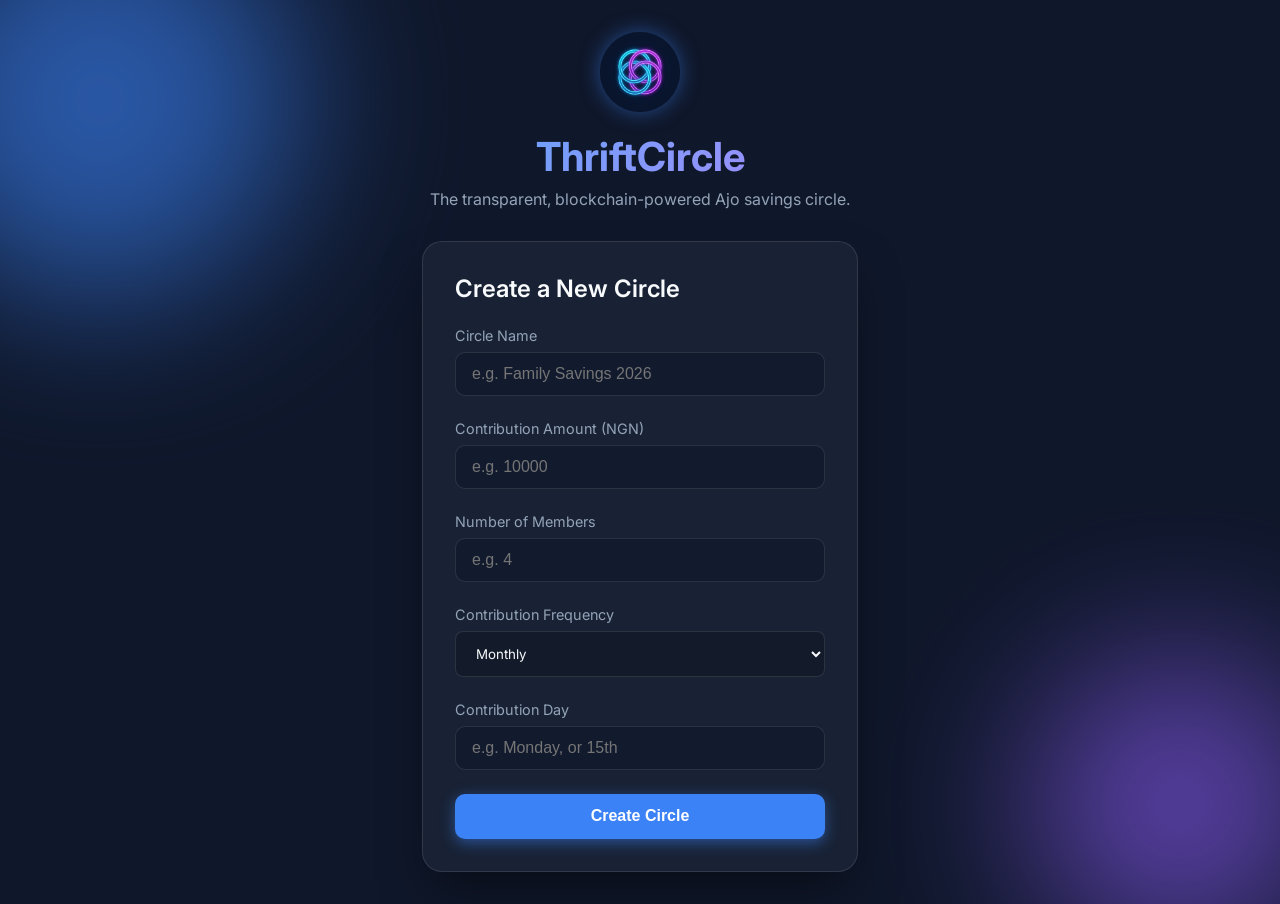
<file: templates/index.html>
<!DOCTYPE html>
<html lang="en">
<head>
    <meta charset="UTF-8">
    <meta name="viewport" content="width=device-width, initial-scale=1.0">
    <title>ThriftCircle | Digitize Savings Circles</title>
    <link href="https://fonts.googleapis.com/css2?family=Inter:wght@400;500;600;700&display=swap" rel="stylesheet">
    <link rel="stylesheet" href="/static/style.css">
</head>
<body>
    <div class="background-effects">
        <div class="glow-orb orb-1"></div>
        <div class="glow-orb orb-2"></div>
    </div>

    <div class="container">
        <header class="hero">
            <img src="/static/logo.png" alt="ThriftCircle Logo" style="width: 80px; height: 80px; margin-bottom: 1rem; border-radius: 50%; box-shadow: 0 0 20px rgba(59, 130, 246, 0.5);">
            <h1>ThriftCircle</h1>
            <p>The transparent, blockchain-powered Ajo savings circle.</p>
        </header>

        <main class="glass-panel">
            <h2>Create a New Circle</h2>
            <form id="create-circle-form">
                <div class="input-group">
                    <label for="name">Circle Name</label>
                    <input type="text" id="name" name="name" placeholder="e.g. Family Savings 2026" required>
                </div>
                
                <div class="input-group">
                    <label for="amount">Contribution Amount (NGN)</label>
                    <input type="number" id="amount" name="amount" placeholder="e.g. 10000" min="1000" required>
                </div>
                
                <div class="input-group">
                    <label for="members">Number of Members</label>
                    <input type="number" id="members" name="members" placeholder="e.g. 4" min="2" max="12" required>
                </div>

                <div class="input-group">
                    <label for="frequency">Contribution Frequency</label>
                    <select id="frequency" name="frequency" required style="width: 100%; padding: 0.8rem 1rem; background: rgba(0, 0, 0, 0.2); border: 1px solid var(--panel-border); border-radius: 8px; color: var(--text-main); font-family: 'Inter', sans-serif;">
                        <option value="Daily">Daily</option>
                        <option value="Weekly">Weekly</option>
                        <option value="Bi-weekly">Bi-weekly</option>
                        <option value="Monthly" selected>Monthly</option>
                    </select>
                </div>

                <div class="input-group" id="contribution_day_group">
                    <label for="contribution_day">Contribution Day</label>
                    <input type="text" id="contribution_day" name="contribution_day" placeholder="e.g. Monday, or 15th" required>
                </div>

                <button type="submit" class="btn-primary" id="submit-btn">Create Circle</button>
            </form>

            <div id="result-container" class="hidden">
                <h3>Circle Created Successfully!</h3>
                <p>Share this invite link with your members:</p>
                <div class="invite-link-box">
                    <input type="text" id="invite-link" readonly>
                    <button id="copy-btn" class="btn-secondary">Copy</button>
                </div>
            </div>
        </main>
    </div>

    <script src="/static/app.js"></script>
</body>
</html>
</file>
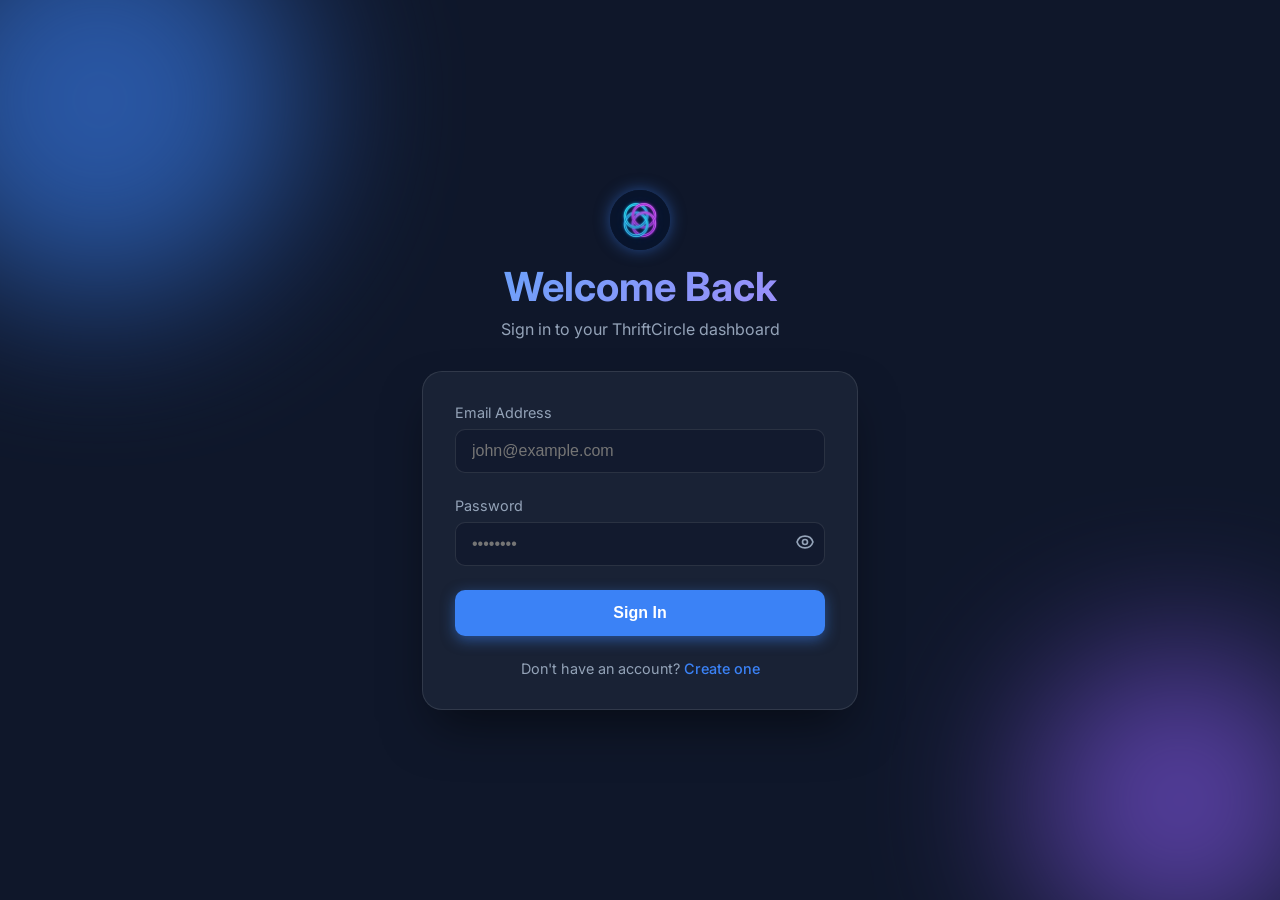
<file: templates/login.html>
<!DOCTYPE html>
<html lang="en">
<head>
    <meta charset="UTF-8">
    <meta name="viewport" content="width=device-width, initial-scale=1.0">
    <title>Login - ThriftCircle</title>
    <link href="https://fonts.googleapis.com/css2?family=Inter:wght@400;500;600;700&display=swap" rel="stylesheet">
    <link rel="stylesheet" href="/static/style.css">
    <style>
        .auth-link {
            text-align: center;
            margin-top: 1.5rem;
            font-size: 0.9rem;
            color: var(--text-muted);
        }
        .auth-link a {
            color: var(--primary);
            text-decoration: none;
            font-weight: 500;
        }
        .auth-link a:hover {
            text-decoration: underline;
        }
    </style>
</head>
<body>
    <div class="background-effects">
        <div class="glow-orb orb-1"></div>
        <div class="glow-orb orb-2"></div>
    </div>
    
    <div class="container">
        <div class="hero">
            <img src="/static/logo.png" alt="ThriftCircle Logo" style="width: 60px; height: 60px; margin-bottom: 0.5rem; border-radius: 50%; box-shadow: 0 0 15px rgba(59, 130, 246, 0.5);">
            <h1>Welcome Back</h1>
            <p>Sign in to your ThriftCircle dashboard</p>
        </div>
        
        <div class="glass-panel">
            <div id="error-message" style="display: none; background: rgba(239, 68, 68, 0.2); color: #ef4444; padding: 1rem; border-radius: 8px; margin-bottom: 1rem; border: 1px solid rgba(239, 68, 68, 0.5);"></div>
            <form id="loginForm">
                <div class="input-group">
                    <label for="email">Email Address</label>
                    <input type="email" id="email" required placeholder="john@example.com">
                </div>
                
                <div class="input-group">
                    <label for="password">Password</label>
                    <div style="position: relative;">
                        <input type="password" id="password" required placeholder="••••••••" style="width: 100%; padding-right: 40px;">
                        <span id="togglePassword" style="position: absolute; right: 10px; top: 50%; transform: translateY(-50%); cursor: pointer; color: var(--text-muted);" title="Toggle Password Visibility">
                            <svg xmlns="http://www.w3.org/2000/svg" width="20" height="20" fill="none" viewBox="0 0 24 24" stroke="currentColor">
                                <path stroke-linecap="round" stroke-linejoin="round" stroke-width="2" d="M15 12a3 3 0 11-6 0 3 3 0 016 0z" />
                                <path stroke-linecap="round" stroke-linejoin="round" stroke-width="2" d="M2.458 12C3.732 7.943 7.523 5 12 5c4.478 0 8.268 2.943 9.542 7-1.274 4.057-5.064 7-9.542 7-4.477 0-8.268-2.943-9.542-7z" />
                            </svg>
                        </span>
                    </div>
                </div>
                
                <button type="submit" class="btn-primary" id="submitBtn">Sign In</button>
            </form>
            <div class="auth-link">
                Don't have an account? <a href="/register">Create one</a>
            </div>
        </div>
    </div>
    
    <script>
        document.getElementById('togglePassword').addEventListener('click', function (e) {
            const password = document.getElementById('password');
            const type = password.getAttribute('type') === 'password' ? 'text' : 'password';
            password.setAttribute('type', type);
        });

        document.getElementById('loginForm').addEventListener('submit', async (e) => {
            e.preventDefault();
            const btn = document.getElementById('submitBtn');
            const errorDiv = document.getElementById('error-message');
            
            btn.innerText = 'Signing in...';
            btn.disabled = true;
            errorDiv.style.display = 'none';
            
            const data = {
                email: document.getElementById('email').value,
                password: document.getElementById('password').value
            };
            
            try {
                const res = await fetch('/api/auth/login', {
                    method: 'POST',
                    headers: { 'Content-Type': 'application/json' },
                    body: JSON.stringify(data)
                });
                
                if (res.ok) {
                    window.location.href = '/dashboard';
                } else {
                    const error = await res.json();
                    errorDiv.innerText = error.detail || 'Login failed';
                    errorDiv.style.display = 'block';
                    btn.innerText = 'Sign In';
                    btn.disabled = false;
                }
            } catch (err) {
                errorDiv.innerText = 'Network error occurred';
                errorDiv.style.display = 'block';
                btn.innerText = 'Sign In';
                btn.disabled = false;
            }
        });
    </script>
</body>
</html>
</file>
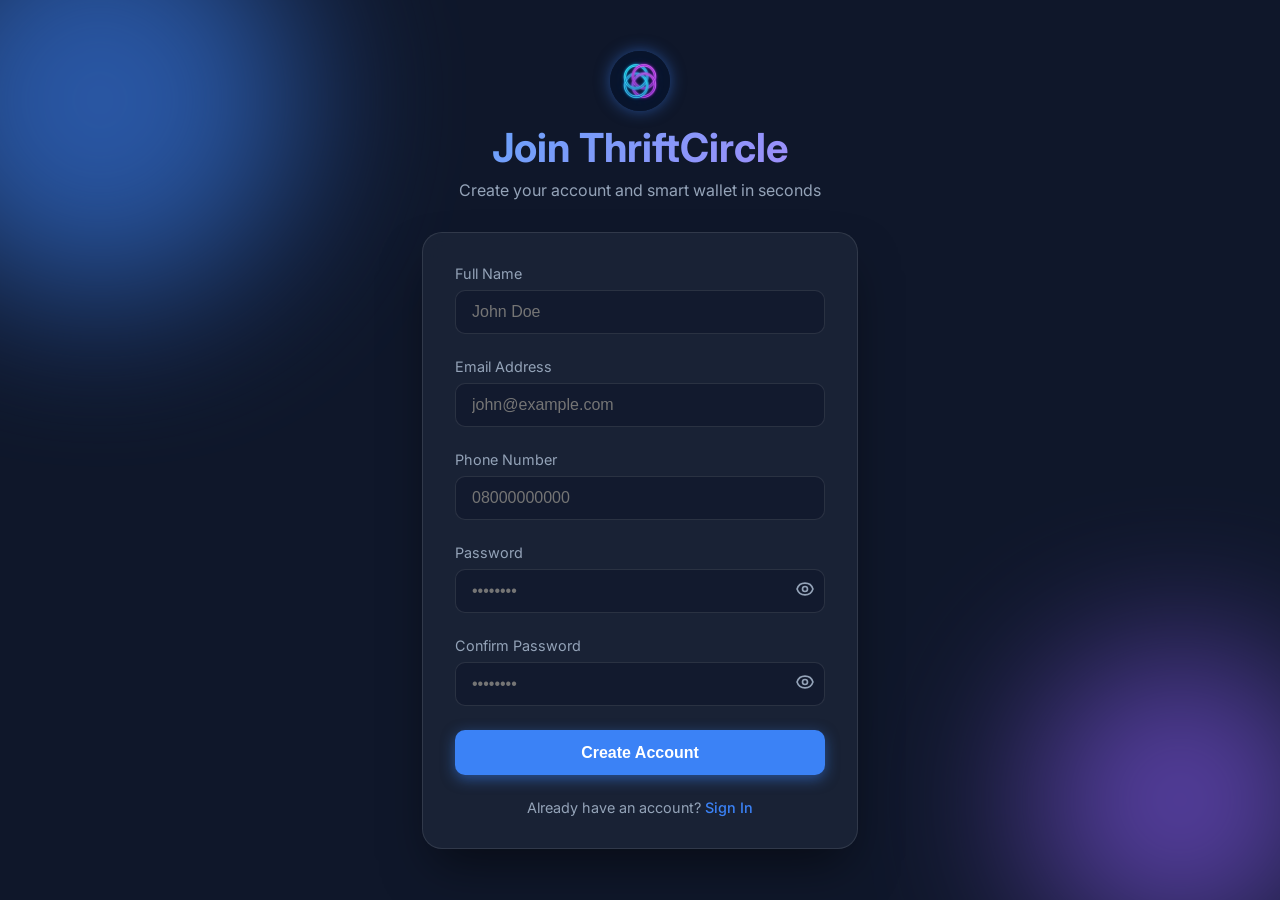
<file: templates/register.html>
<!DOCTYPE html>
<html lang="en">
<head>
    <meta charset="UTF-8">
    <meta name="viewport" content="width=device-width, initial-scale=1.0">
    <title>Register - ThriftCircle</title>
    <link href="https://fonts.googleapis.com/css2?family=Inter:wght@400;500;600;700&display=swap" rel="stylesheet">
    <link rel="stylesheet" href="/static/style.css">
    <style>
        .auth-link {
            text-align: center;
            margin-top: 1.5rem;
            font-size: 0.9rem;
            color: var(--text-muted);
        }
        .auth-link a {
            color: var(--primary);
            text-decoration: none;
            font-weight: 500;
        }
        .auth-link a:hover {
            text-decoration: underline;
        }
    </style>
</head>
<body>
    <div class="background-effects">
        <div class="glow-orb orb-1"></div>
        <div class="glow-orb orb-2"></div>
    </div>
    
    <div class="container">
        <div class="hero">
            <img src="/static/logo.png" alt="ThriftCircle Logo" style="width: 60px; height: 60px; margin-bottom: 0.5rem; border-radius: 50%; box-shadow: 0 0 15px rgba(59, 130, 246, 0.5);">
            <h1>Join ThriftCircle</h1>
            <p>Create your account and smart wallet in seconds</p>
        </div>
        
        <div class="glass-panel">
            <div id="error-message" style="display: none; background: rgba(239, 68, 68, 0.2); color: #ef4444; padding: 1rem; border-radius: 8px; margin-bottom: 1rem; border: 1px solid rgba(239, 68, 68, 0.5);"></div>
            <form id="registerForm">
                <div class="input-group">
                    <label for="name">Full Name</label>
                    <input type="text" id="name" required placeholder="John Doe">
                </div>
                
                <div class="input-group">
                    <label for="email">Email Address</label>
                    <input type="email" id="email" required placeholder="john@example.com">
                </div>
                
                <div class="input-group">
                    <label for="phone">Phone Number</label>
                    <input type="tel" id="phone" required placeholder="08000000000">
                </div>
                
                <div class="input-group">
                    <label for="password">Password</label>
                    <div style="position: relative;">
                        <input type="password" id="password" required placeholder="••••••••" style="width: 100%; padding-right: 40px;">
                        <span class="toggle-password" data-target="password" style="position: absolute; right: 10px; top: 50%; transform: translateY(-50%); cursor: pointer; color: var(--text-muted);" title="Toggle Password Visibility">
                            <svg xmlns="http://www.w3.org/2000/svg" width="20" height="20" fill="none" viewBox="0 0 24 24" stroke="currentColor">
                                <path stroke-linecap="round" stroke-linejoin="round" stroke-width="2" d="M15 12a3 3 0 11-6 0 3 3 0 016 0z" />
                                <path stroke-linecap="round" stroke-linejoin="round" stroke-width="2" d="M2.458 12C3.732 7.943 7.523 5 12 5c4.478 0 8.268 2.943 9.542 7-1.274 4.057-5.064 7-9.542 7-4.477 0-8.268-2.943-9.542-7z" />
                            </svg>
                        </span>
                    </div>
                </div>

                <div class="input-group">
                    <label for="confirm_password">Confirm Password</label>
                    <div style="position: relative;">
                        <input type="password" id="confirm_password" required placeholder="••••••••" style="width: 100%; padding-right: 40px;">
                        <span class="toggle-password" data-target="confirm_password" style="position: absolute; right: 10px; top: 50%; transform: translateY(-50%); cursor: pointer; color: var(--text-muted);" title="Toggle Password Visibility">
                            <svg xmlns="http://www.w3.org/2000/svg" width="20" height="20" fill="none" viewBox="0 0 24 24" stroke="currentColor">
                                <path stroke-linecap="round" stroke-linejoin="round" stroke-width="2" d="M15 12a3 3 0 11-6 0 3 3 0 016 0z" />
                                <path stroke-linecap="round" stroke-linejoin="round" stroke-width="2" d="M2.458 12C3.732 7.943 7.523 5 12 5c4.478 0 8.268 2.943 9.542 7-1.274 4.057-5.064 7-9.542 7-4.477 0-8.268-2.943-9.542-7z" />
                            </svg>
                        </span>
                    </div>
                    <div id="password-match-msg" style="font-size: 0.85rem; margin-top: 0.5rem; display: none; font-weight: 500;"></div>
                </div>
                
                <button type="submit" class="btn-primary" id="submitBtn">Create Account</button>
            </form>
            <div class="auth-link">
                Already have an account? <a href="/login">Sign In</a>
            </div>
        </div>
    </div>
    
    <script>
        document.querySelectorAll('.toggle-password').forEach(icon => {
            icon.addEventListener('click', function() {
                const targetId = this.getAttribute('data-target');
                const passwordInput = document.getElementById(targetId);
                const type = passwordInput.getAttribute('type') === 'password' ? 'text' : 'password';
                passwordInput.setAttribute('type', type);
            });
        });

        function checkPasswordMatch() {
            const password = document.getElementById('password').value;
            const confirmPassword = document.getElementById('confirm_password').value;
            const msg = document.getElementById('password-match-msg');
            
            if (confirmPassword === '') {
                msg.style.display = 'none';
                return;
            }
            
            msg.style.display = 'block';
            if (password !== confirmPassword) {
                msg.innerText = 'Passwords do not match';
                msg.style.color = '#ef4444'; // Red
            } else {
                msg.innerText = 'Passwords match';
                msg.style.color = '#34d399'; // Green
            }
        }
        
        document.getElementById('password').addEventListener('input', checkPasswordMatch);
        document.getElementById('confirm_password').addEventListener('input', checkPasswordMatch);

        document.getElementById('registerForm').addEventListener('submit', async (e) => {
            e.preventDefault();
            const btn = document.getElementById('submitBtn');
            const errorDiv = document.getElementById('error-message');
            
            const password = document.getElementById('password').value;
            const confirmPassword = document.getElementById('confirm_password').value;
            
            if (password !== confirmPassword) {
                errorDiv.innerText = 'Passwords do not match';
                errorDiv.style.display = 'block';
                return;
            }
            
            btn.innerText = 'Creating account & wallet...';
            btn.disabled = true;
            errorDiv.style.display = 'none';
            
            const data = {
                name: document.getElementById('name').value,
                email: document.getElementById('email').value,
                phone: document.getElementById('phone').value,
                password: document.getElementById('password').value
            };
            
            try {
                const res = await fetch('/api/auth/register', {
                    method: 'POST',
                    headers: { 'Content-Type': 'application/json' },
                    body: JSON.stringify(data)
                });
                
                if (res.ok) {
                    window.location.href = '/dashboard';
                } else {
                    const error = await res.json();
                    errorDiv.innerText = error.detail || 'Registration failed';
                    errorDiv.style.display = 'block';
                    btn.innerText = 'Create Account';
                    btn.disabled = false;
                }
            } catch (err) {
                errorDiv.innerText = 'Network error occurred';
                errorDiv.style.display = 'block';
                btn.innerText = 'Create Account';
                btn.disabled = false;
            }
        });
    </script>
</body>
</html>
</file>
<file: static/style.css>
:root {
    --bg-dark: #0f172a;
    --panel-bg: rgba(30, 41, 59, 0.7);
    --panel-border: rgba(255, 255, 255, 0.1);
    --primary: #3b82f6;
    --primary-hover: #60a5fa;
    --text-main: #f8fafc;
    --text-muted: #94a3b8;
    --accent-glow: rgba(59, 130, 246, 0.5);
}

* {
    box-sizing: border-box;
    margin: 0;
    padding: 0;
}

body {
    font-family: 'Inter', sans-serif;
    background-color: var(--bg-dark);
    color: var(--text-main);
    min-height: 100vh;
    display: flex;
    justify-content: center;
    align-items: center;
    position: relative;
    overflow-x: hidden;
}

.background-effects {
    position: absolute;
    top: 0; left: 0; right: 0; bottom: 0;
    z-index: -1;
    overflow: hidden;
}

.glow-orb {
    position: absolute;
    border-radius: 50%;
    filter: blur(80px);
    opacity: 0.6;
}

.orb-1 {
    width: 400px;
    height: 400px;
    background: #3b82f6;
    top: -100px;
    left: -100px;
    animation: float 8s infinite alternate ease-in-out;
}

.orb-2 {
    width: 300px;
    height: 300px;
    background: #8b5cf6;
    bottom: -50px;
    right: -50px;
    animation: float 12s infinite alternate-reverse ease-in-out;
}

@keyframes float {
    0% { transform: translateY(0px) scale(1); }
    100% { transform: translateY(30px) scale(1.1); }
}

.container {
    width: 100%;
    max-width: 500px;
    padding: 2rem;
    z-index: 1;
}

.hero {
    text-align: center;
    margin-bottom: 2rem;
}

.hero h1 {
    font-size: 2.5rem;
    font-weight: 700;
    background: linear-gradient(135deg, #60a5fa, #a78bfa);
    -webkit-background-clip: text;
    -webkit-text-fill-color: transparent;
    margin-bottom: 0.5rem;
}

.hero p {
    color: var(--text-muted);
}

.glass-panel {
    background: var(--panel-bg);
    backdrop-filter: blur(16px);
    -webkit-backdrop-filter: blur(16px);
    border: 1px solid var(--panel-border);
    border-radius: 20px;
    padding: 2rem;
    box-shadow: 0 25px 50px -12px rgba(0, 0, 0, 0.5);
    transition: transform 0.3s ease;
}

.glass-panel:hover {
    transform: translateY(-5px);
}

.glass-panel h2 {
    font-size: 1.5rem;
    margin-bottom: 1.5rem;
    font-weight: 600;
}

.input-group {
    margin-bottom: 1.5rem;
}

.input-group label {
    display: block;
    margin-bottom: 0.5rem;
    font-size: 0.9rem;
    color: var(--text-muted);
}

.input-group input {
    width: 100%;
    padding: 0.75rem 1rem;
    background: rgba(15, 23, 42, 0.6);
    border: 1px solid var(--panel-border);
    border-radius: 10px;
    color: var(--text-main);
    font-size: 1rem;
    transition: all 0.3s ease;
}

.input-group input:focus {
    outline: none;
    border-color: var(--primary);
    box-shadow: 0 0 10px var(--accent-glow);
}

.btn-primary, .btn-secondary {
    display: inline-block;
    width: 100%;
    padding: 0.85rem;
    border: none;
    border-radius: 10px;
    font-size: 1rem;
    font-weight: 600;
    cursor: pointer;
    transition: all 0.3s ease;
}

.btn-primary {
    background: var(--primary);
    color: #fff;
    box-shadow: 0 4px 14px var(--accent-glow);
}

.btn-primary:hover {
    background: var(--primary-hover);
    transform: translateY(-2px);
    box-shadow: 0 6px 20px var(--accent-glow);
}

.btn-secondary {
    background: rgba(255, 255, 255, 0.1);
    color: var(--text-main);
    width: auto;
    padding: 0.75rem 1.5rem;
}

.btn-secondary:hover {
    background: rgba(255, 255, 255, 0.2);
}

.hidden {
    display: none !important;
}

#result-container {
    margin-top: 2rem;
    padding-top: 2rem;
    border-top: 1px solid var(--panel-border);
    text-align: center;
    animation: fadeIn 0.5s ease forwards;
}

@keyframes fadeIn {
    from { opacity: 0; transform: translateY(10px); }
    to { opacity: 1; transform: translateY(0); }
}

#result-container h3 {
    color: #34d399;
    margin-bottom: 0.5rem;
}

.invite-link-box {
    display: flex;
    gap: 0.5rem;
    margin-top: 1rem;
}

.invite-link-box input {
    flex: 1;
    padding: 0.75rem;
    background: rgba(0,0,0,0.3);
    border: 1px solid var(--panel-border);
    border-radius: 8px;
    color: var(--text-main);
}

select option {
    background-color: var(--bg-dark);
    color: var(--text-main);
}
</file>
